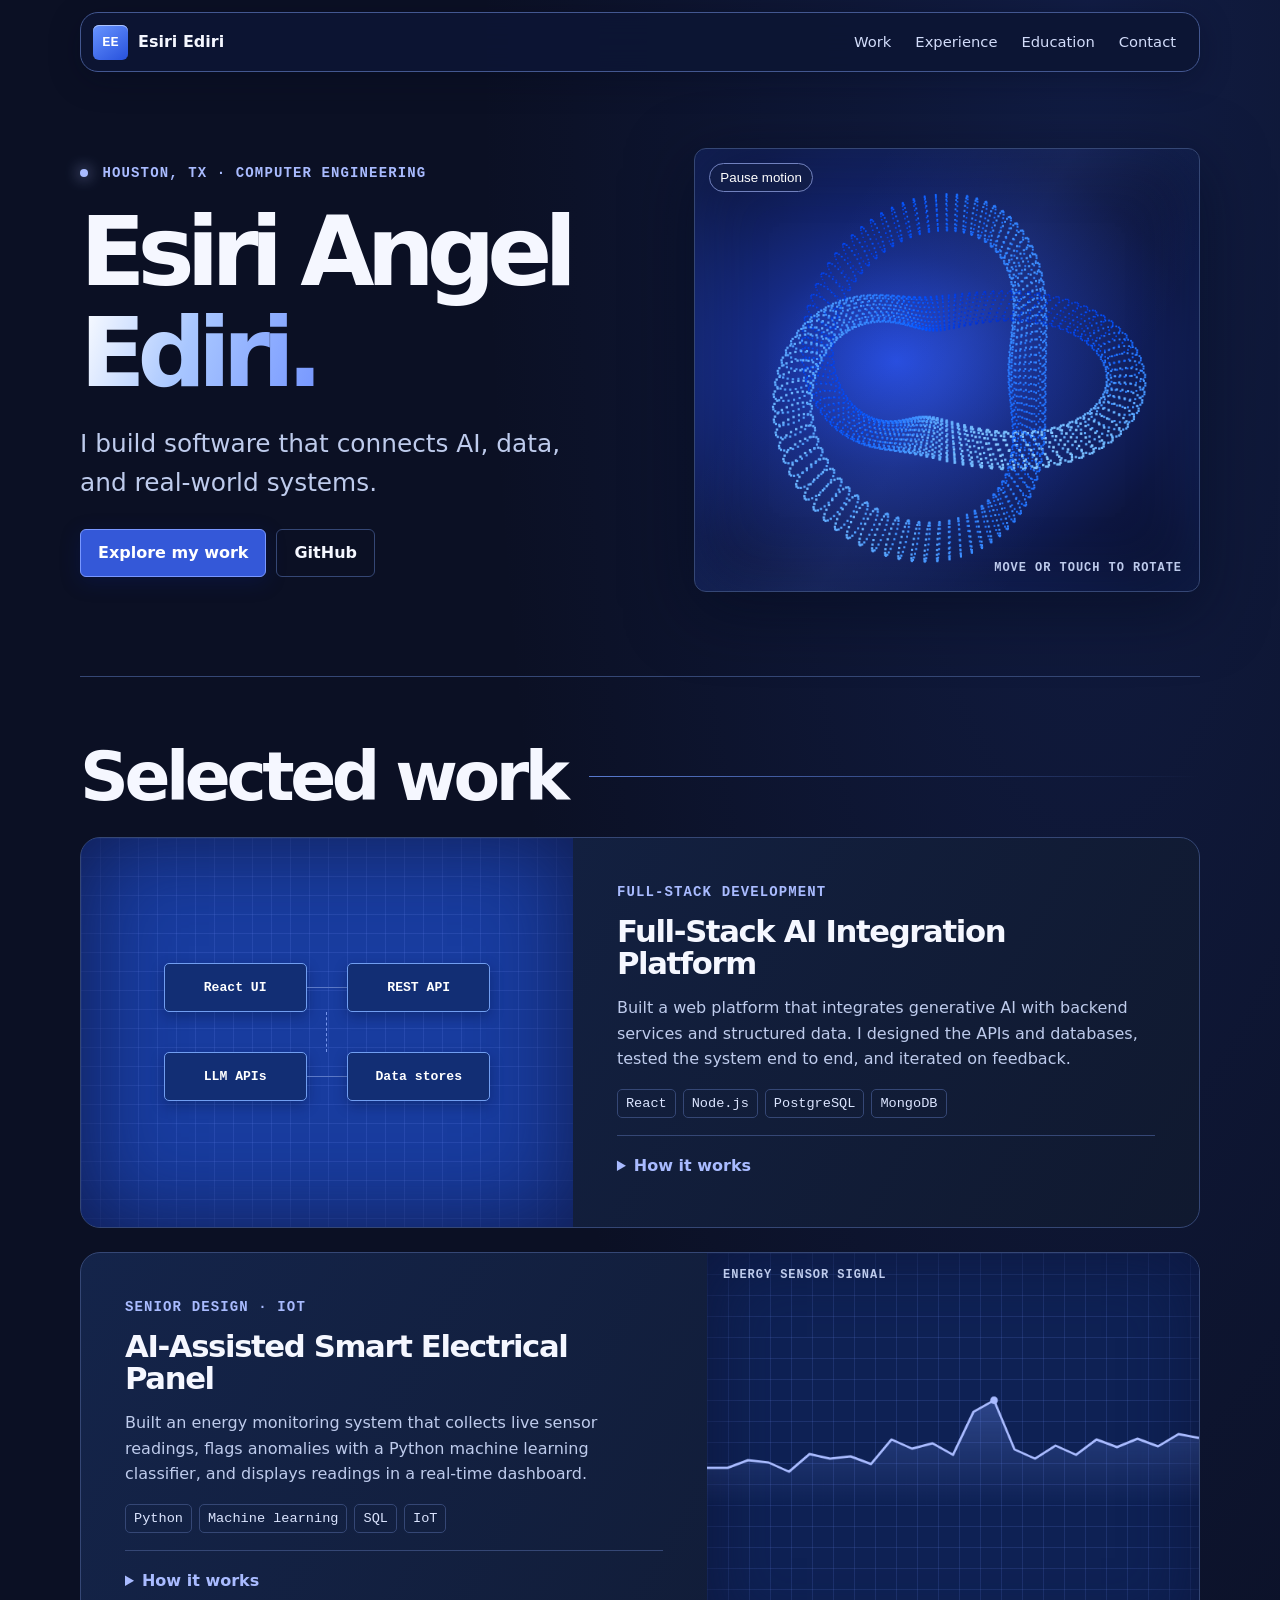
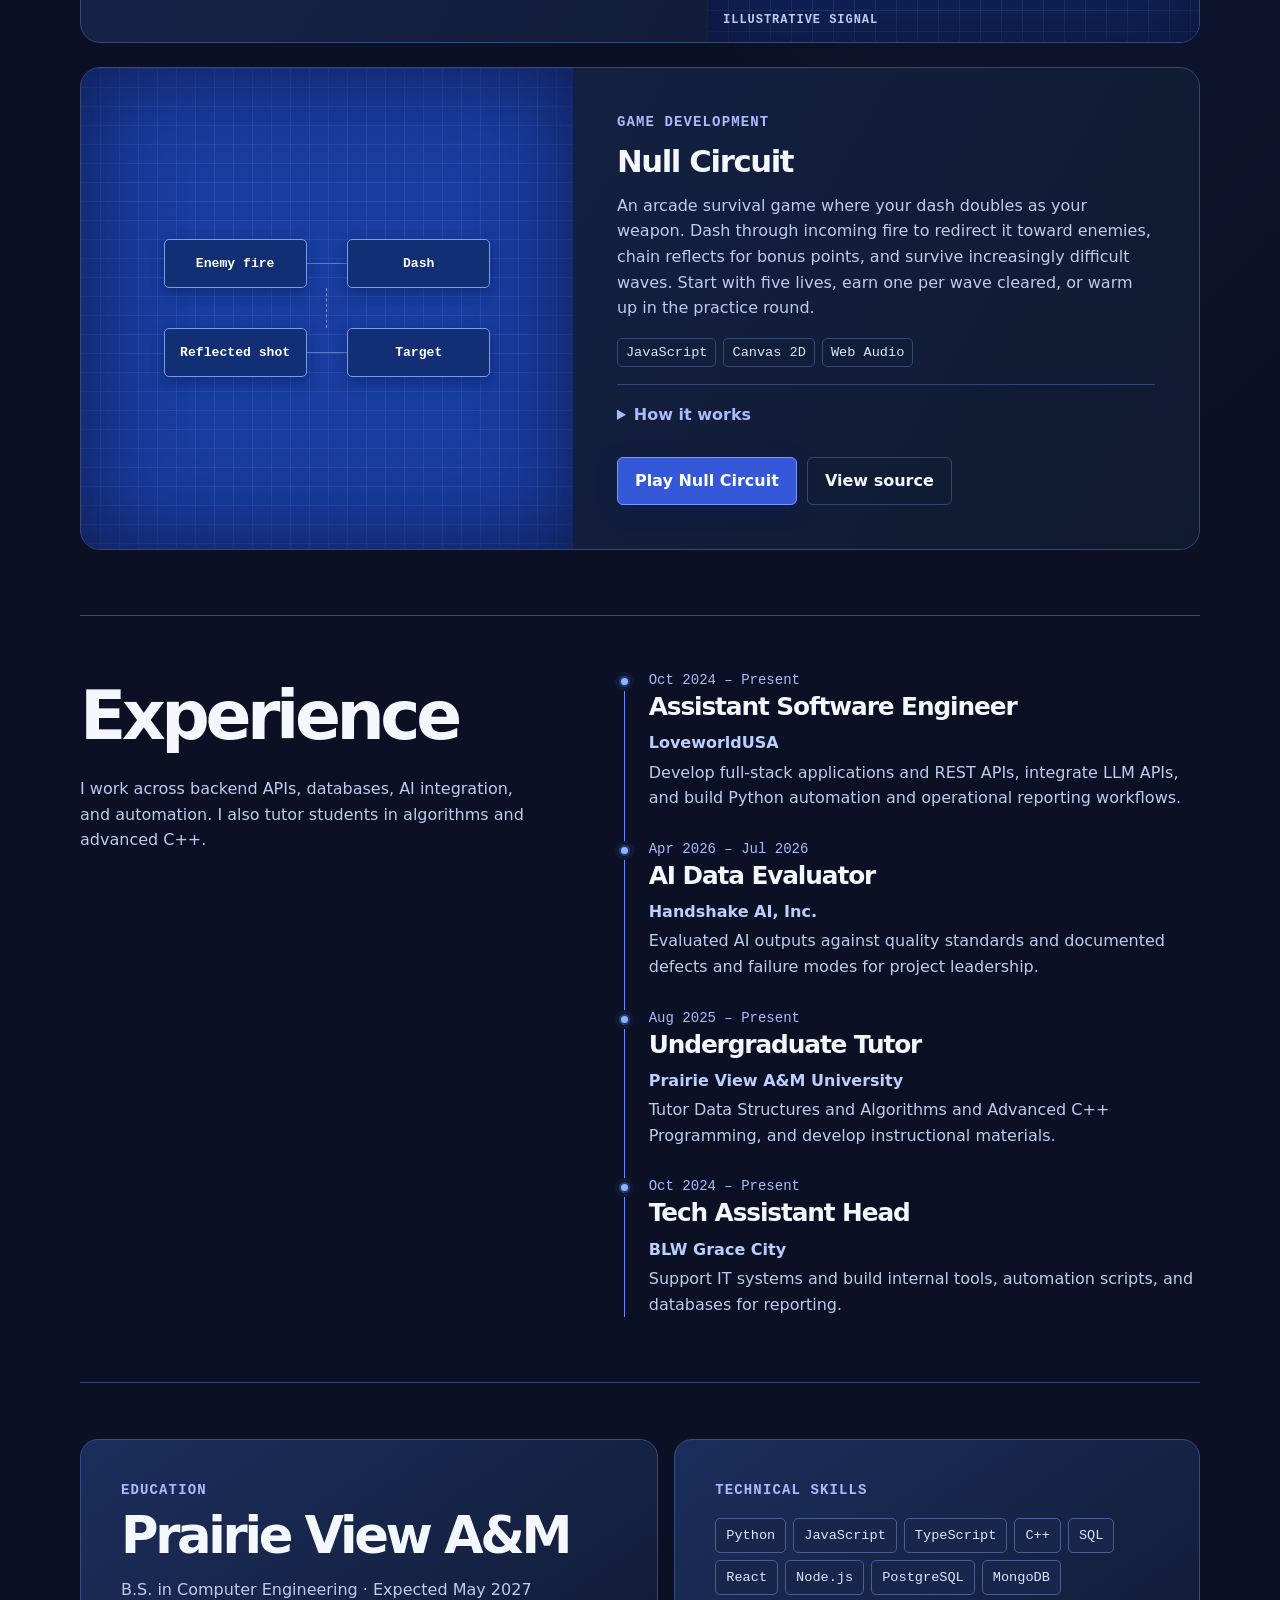
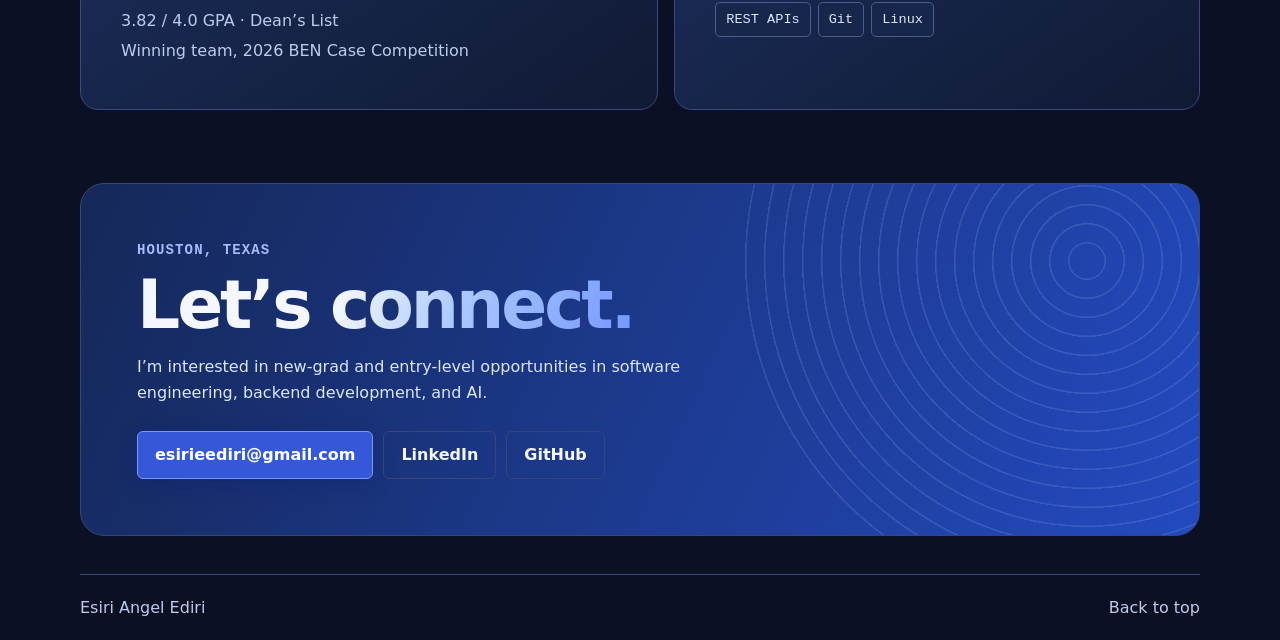
<file: index.html>
<!doctype html>
<html lang="en">
<head>
<meta charset="utf-8">
<meta name="viewport" content="width=device-width,initial-scale=1">
<meta name="description" content="Esiri Angel Ediri, Houston-based computer engineering student and assistant software engineer. Explore projects in full-stack AI and energy monitoring.">
<title>Esiri Angel Ediri | Software Engineering Portfolio</title>
<link rel="stylesheet" href="style.css">
</head>
<body>
<a class="skip" href="#main">Skip to content</a>
<header class="header shell">
<a class="brand" href="#main"><span>EE</span> Esiri Ediri</a>
<nav aria-label="Main navigation"><a href="#work">Work</a><a href="#experience">Experience</a><a href="#education">Education</a><a href="#contact">Contact</a></nav>
</header>
<main id="main">
<section class="hero shell" aria-labelledby="intro">
<div class="hero-copy">
<p class="eyebrow"><i></i> Houston, TX · Computer Engineering</p>
<h1 id="intro">Esiri Angel<br><em>Ediri.</em></h1>
<p class="lead">I build software that connects AI, data, and real-world systems.</p>
<div class="actions"><a class="primary" href="#work">Explore my work</a><a class="secondary" href="https://github.com/Esiri-Angel">GitHub</a></div>
</div>
<div class="hero-art sculpture"><canvas id="knot" width="700" height="620" aria-hidden="true"></canvas><button id="motion" hidden>Pause motion</button><span class="coord bottom">MOVE OR TOUCH TO ROTATE</span></div>
</section>
<section id="work" class="section shell" aria-labelledby="work-title">
<h2 id="work-title">Selected work</h2>
<div class="projects">
<article class="project">
<div class="visual architecture" aria-hidden="true"><div class="system"><span>React UI</span><b></b><span>REST API</span></div><div class="wire"></div><div class="system"><span>LLM APIs</span><b></b><span>Data stores</span></div></div>
<div class="project-content"><p class="eyebrow">Full-stack development</p><h3>Full-Stack AI Integration Platform</h3><p>Built a web platform that integrates generative AI with backend services and structured data. I designed the APIs and databases, tested the system end to end, and iterated on feedback.</p><ul class="tags"><li>React</li><li>Node.js</li><li>PostgreSQL</li><li>MongoDB</li></ul>
<details><summary>How it works</summary><p>The React interface communicates with REST endpoints. The backend connects to LLM APIs and uses SQL and MongoDB databases. I gathered requirements and documented the architecture as the platform evolved.</p></details></div>
</article>
<article class="project">
<div class="visual energy" aria-hidden="true"><div class="meter-label">ENERGY SENSOR SIGNAL</div><canvas id="signal" width="640" height="155"></canvas><div class="meter-label meter-bottom">ILLUSTRATIVE SIGNAL</div></div>
<div class="project-content"><p class="eyebrow">Senior design · IoT</p><h3>AI-Assisted Smart Electrical Panel</h3><p>Built an energy monitoring system that collects live sensor readings, flags anomalies with a Python machine learning classifier, and displays readings in a real-time dashboard.</p><ul class="tags"><li>Python</li><li>Machine learning</li><li>SQL</li><li>IoT</li></ul>
<details><summary>How it works</summary><p>IoT sensors supply energy readings. A SQL database logs the data, a Python classifier detects anomalies, and REST APIs provide data to the JavaScript dashboard.</p></details></div>
</article>
<article class="project">
<div class="visual architecture" aria-hidden="true"><div class="system"><span>Enemy fire</span><b></b><span>Dash</span></div><div class="wire"></div><div class="system"><span>Reflected shot</span><b></b><span>Target</span></div></div>
<div class="project-content"><p class="eyebrow">Game development</p><h3>Null Circuit</h3><p>An arcade survival game where your dash doubles as your weapon. Dash through incoming fire to redirect it toward enemies, chain reflects for bonus points, and survive increasingly difficult waves. Start with five lives, earn one per wave cleared, or warm up in the practice round.</p><ul class="tags"><li>JavaScript</li><li>Canvas 2D</li><li>Web Audio</li></ul>
<details><summary>How it works</summary><p>A real-time game loop handles enemy waves, movement, and projectile collisions. During a dash, nearby enemy shots switch sides and are redirected toward the closest active enemy. The game supports keyboard and touch controls and runs in a single HTML file.</p></details>
<div class="actions"><a class="primary" href="null-circuit.html?v=78c7639">Play Null Circuit</a><a class="secondary" href="https://github.com/Esiri-Angel/Null-pointer">View source</a></div></div>
</article>
</div>
</section>
<section id="experience" class="section shell experience" aria-labelledby="experience-title">
<div><h2 id="experience-title">Experience</h2><p class="intro">I work across backend APIs, databases, AI integration, and automation. I also tutor students in algorithms and advanced C++.</p></div>
<div class="timeline">
<article><p class="date">Oct 2024 – Present</p><h3>Assistant Software Engineer</h3><p class="org">LoveworldUSA</p><p>Develop full-stack applications and REST APIs, integrate LLM APIs, and build Python automation and operational reporting workflows.</p></article>
<article><p class="date">Apr 2026 – Jul 2026</p><h3>AI Data Evaluator</h3><p class="org">Handshake AI, Inc.</p><p>Evaluated AI outputs against quality standards and documented defects and failure modes for project leadership.</p></article>
<article><p class="date">Aug 2025 – Present</p><h3>Undergraduate Tutor</h3><p class="org">Prairie View A&amp;M University</p><p>Tutor Data Structures and Algorithms and Advanced C++ Programming, and develop instructional materials.</p></article>
<article><p class="date">Oct 2024 – Present</p><h3>Tech Assistant Head</h3><p class="org">BLW Grace City</p><p>Support IT systems and build internal tools, automation scripts, and databases for reporting.</p></article>
</div>
</section>
<section id="education" class="section shell credentials" aria-labelledby="education-title">
<div><p class="eyebrow">Education</p><h2 id="education-title">Prairie View A&amp;M</h2><p>B.S. in Computer Engineering · Expected May 2027</p><p>3.82 / 4.0 GPA · Dean’s List</p><p>Winning team, 2026 BEN Case Competition</p></div>
<div><p class="eyebrow">Technical skills</p><ul class="tags stack"><li>Python</li><li>JavaScript</li><li>TypeScript</li><li>C++</li><li>SQL</li><li>React</li><li>Node.js</li><li>PostgreSQL</li><li>MongoDB</li><li>REST APIs</li><li>Git</li><li>Linux</li></ul></div>
</section>
<section id="contact" class="contact shell" aria-labelledby="contact-title"><p class="eyebrow">Houston, Texas</p><h2 id="contact-title">Let’s <em>connect.</em></h2><p>I’m interested in new-grad and entry-level opportunities in software engineering, backend development, and AI.</p><div class="actions"><a class="primary" href="mailto:esirieediri@gmail.com">esirieediri@gmail.com</a><a class="secondary" href="https://www.linkedin.com/in/esiri-angel">LinkedIn</a><a class="secondary" href="https://github.com/Esiri-Angel">GitHub</a></div></section>
</main>
<footer class="shell"><span>Esiri Angel Ediri</span><a href="#main">Back to top</a></footer>
<script src="main.js" defer></script>
</body>
</html>
</file>
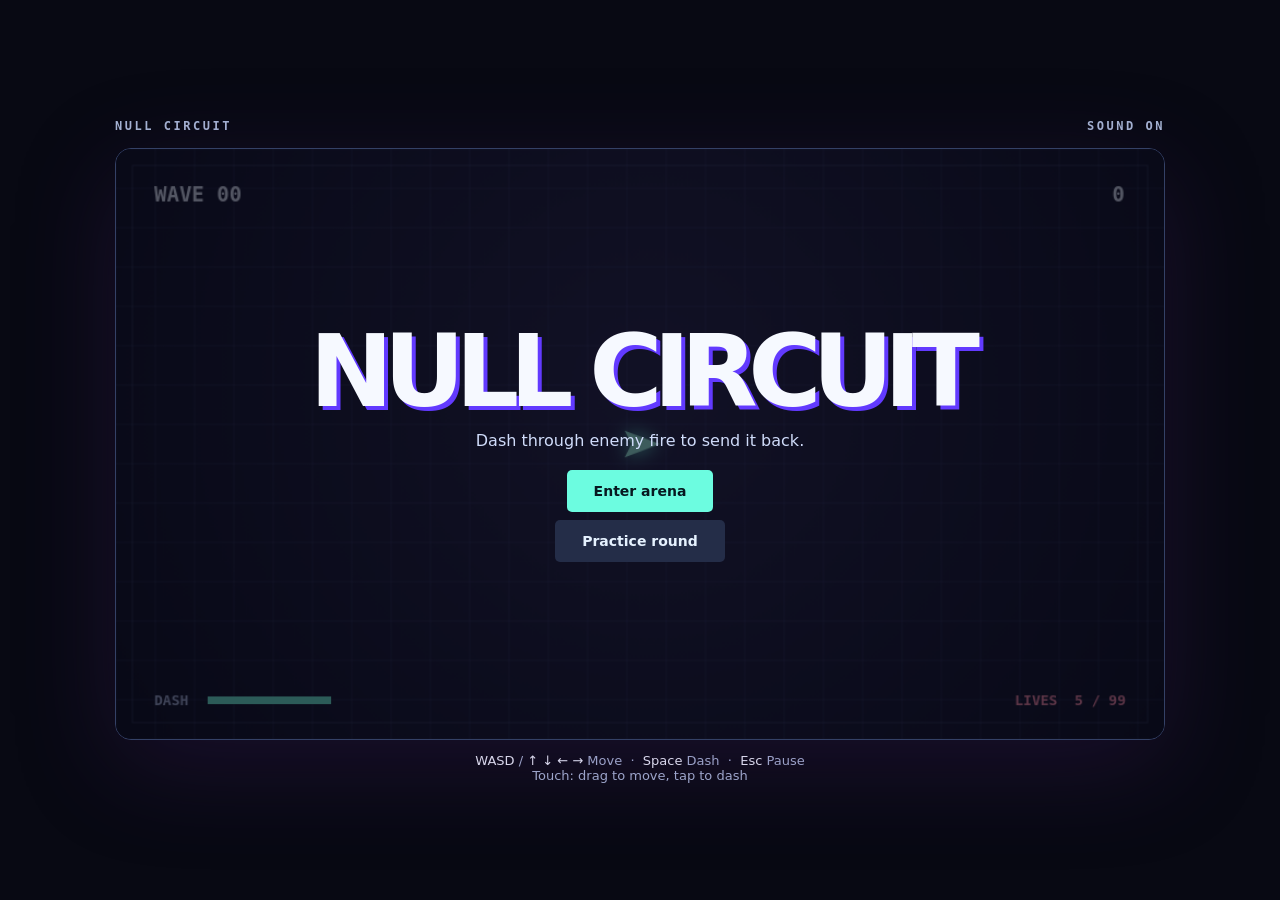
<file: null-circuit.html>
<!doctype html>
<html lang="en">
<meta charset="utf-8">
<meta name="viewport" content="width=device-width, initial-scale=1">
<title>Null Circuit</title>
<style>
*{box-sizing:border-box} body{margin:0;background:#080913;color:#ecfbff;font:16px system-ui;display:grid;place-items:center;min-height:100dvh}
main{width:min(96vw,1050px)} header{display:flex;align-items:center;justify-content:space-between;padding:12px 0;font:700 12px ui-monospace,monospace;letter-spacing:.21em;color:#a7b5d5}
.stage{position:relative;border:1px solid #344166;border-radius:16px;overflow:hidden;background:#101327;box-shadow:0 25px 100px #4c247342;outline:none}
canvas{display:block;width:100%;aspect-ratio:16/9;touch-action:none} .menu{position:absolute;inset:0;display:grid;place-content:center;text-align:center;background:#080913a8;padding:18px}
.menu[hidden]{display:none} h1{font-size:clamp(32px,8vw,100px);line-height:.9;margin:0;letter-spacing:-.095em;text-transform:uppercase;text-shadow:4px 4px #623aff;color:#f6f9ff}
p{margin:14px 0 20px;color:#d0dcfa} button{justify-self:center;background:#6cfce0;color:#071820;border:0;padding:13px 27px;border-radius:5px;font:800 14px system-ui;cursor:pointer} button:focus-visible{outline:3px solid white;outline-offset:4px}
footer{padding:13px 0;color:#a7b5d5;text-align:center;font-size:13px} kbd{font:inherit;color:#eff4ff} #practice{margin-top:8px;background:#242d48;color:#e6f2ff} #sound{background:none;color:#a7b5d5;padding:3px 0;letter-spacing:inherit;font:inherit}
</style>
<main>
<header><span>NULL CIRCUIT</span><button id="sound" type="button" aria-pressed="true">SOUND ON</button></header>
<div class="stage" tabindex="0" aria-label="Null Circuit game arena">
<canvas width="960" height="540"></canvas>
<div class="menu"><h1>Null Circuit</h1><p>Dash through enemy fire to send it back.</p><button id="start" type="button">Enter arena</button><button id="practice" type="button">Practice round</button></div>
</div>
<footer><kbd>WASD</kbd> / <kbd>↑ ↓ ← →</kbd> Move &nbsp;·&nbsp; <kbd>Space</kbd> Dash &nbsp;·&nbsp; <kbd>Esc</kbd> Pause<br>Touch: drag to move, tap to dash</footer>
</main>
<script>
const canvas=document.querySelector('canvas'), g=canvas.getContext('2d'), stage=document.querySelector('.stage');
const menu=document.querySelector('.menu'), start=document.querySelector('#start'), title=menu.querySelector('h1'), desc=menu.querySelector('p'), sound=document.querySelector('#sound');
const practiceButton=document.querySelector('#practice');
const W=960,H=540, START_LIVES=5, MAX_LIVES=99, keys=new Set();
const clamp=(n,min,max)=>Math.max(min,Math.min(max,n));
const near=(a,b,r)=>(a.x-b.x)**2+(a.y-b.y)**2<r*r;
const aim=(a,b)=>Math.atan2(b.y-a.y,b.x-a.x);
let paletteIndex=0, practicing=false;
let state='intro', player={x:480,y:270}, shots=[], enemies=[], dust=[], wave=0, score=0, clock=0, nextWave=0, combo=0, shake=0, flash=0, muted=false, audio, pointer=null, touchOrigin=null, last=0;
function beep(hz,type='sine',len=.13,volume=.09,end=hz/2){
 if(muted||!audio)return;
 const now=audio.currentTime, osc=audio.createOscillator(), gain=audio.createGain();
 osc.type=type; osc.frequency.setValueAtTime(hz,now); osc.frequency.exponentialRampToValueAtTime(end,now+len);
 gain.gain.setValueAtTime(volume,now); gain.gain.exponentialRampToValueAtTime(.001,now+len);
 osc.connect(gain).connect(audio.destination); osc.start();osc.stop(now+len);
}
function burst(x,y,color,n=12){
 for(let i=0;i<n;i++){const a=Math.random()*Math.PI*2,s=60+Math.random()*240;dust.push({x,y,vx:Math.cos(a)*s,vy:Math.sin(a)*s,color,life:.25+Math.random()*.4});}
}
function begin(practice=false){
 audio ||= new AudioContext(); audio.resume();
 if(state!=='paused'){
  practicing=practice;
  player={x:480,y:270,hp:START_LIVES,dx:1,dy:0,dash:0,cool:0,inv:0};
  shots=[];enemies=[];dust=[];wave=0;score=0;combo=0;clock=0;nextWave=.65;shake=0;flash=0;paletteIndex=0;
 }
 state='playing';menu.hidden=true;stage.focus();
}
function show(mode){
 state=mode;keys.clear();pointer=null;touchOrigin=null;menu.hidden=false;
 practiceButton.hidden=mode==='paused';
 title.textContent=mode==='paused'?'Paused':mode==='practice-complete'?'Practice cleared':'Circuit Broken';
 desc.textContent=mode==='paused'?'Ready when you are.':mode==='practice-complete'?'Ready for a scored run?':`Score ${score.toLocaleString()} · Wave ${wave}`;
 start.textContent=mode==='paused'?'Resume':mode==='practice-complete'?'Start run':'One more run';
 practiceButton.textContent='Practice again';start.focus();
}
function dash(){
 if(state!=='playing'||player.cool>0)return;
 player.dash=.19;player.cool=.87;shake=4;burst(player.x,player.y,'#68fce2',14);beep(190,'sawtooth',.23,.055,65);
}
function spawn(){
 wave++; nextWave=0; flash=.27;beep(196,'triangle',.32,.09,392);
 const count=practicing?2:Math.min(3+wave,12);
 for(let i=0;i<count;i++){
  const a=i/count*Math.PI*2+wave*.64;
  const elite=wave%4===0&&i===0;
  enemies.push({x:480+Math.cos(a)*375,y:270+Math.sin(a)*190,wake:.65+i*.06,fire:.95+i*.22,hp:elite?4:1,elite,angle:a});
 }
}
function hurt(){
 if(player.inv>0||player.dash>0)return;
 if(!practicing)player.hp--;
 player.inv=1.05;combo=0;shake=13;flash=.3;burst(player.x,player.y,'#ff557f',26);beep(95,'square',.3,.085,46);
 if(player.hp<=0)show('lost');
}
function reflect(b){
 const target=enemies.filter(e=>e.wake<=0).reduce((best,e)=>!best||near(b,e,Math.hypot(best.x-b.x,best.y-b.y))?e:best,null);
 const a=target?aim(b,target):Math.atan2(-b.vy,-b.vx);
 b.vx=Math.cos(a)*720;b.vy=Math.sin(a)*720;b.friendly=true;
 score+=25;combo++;shake=7;burst(b.x,b.y,'#7bffe7',15);beep(350+Math.min(combo,12)*36,'triangle',.18,.13,170);
}
function update(dt){
 clock+=dt;
 if(!enemies.length){
  if(nextWave===0)nextWave=clock+1.1;
  if(clock>=nextWave)spawn();
 }
 let x=+(keys.has('d')||keys.has('ArrowRight'))-+(keys.has('a')||keys.has('ArrowLeft'));
 let y=+(keys.has('s')||keys.has('ArrowDown'))-+(keys.has('w')||keys.has('ArrowUp'));
 if(pointer){x=(pointer.x-player.x)/22;y=(pointer.y-player.y)/22;}
 const n=Math.hypot(x,y);
 if(n>.15&&player.dash<=0){player.dx=x/n;player.dy=y/n;}
 const speed=player.dash>0?1050:n>.15?250:0;
 player.x=clamp(player.x+player.dx*speed*dt,26,W-26);player.y=clamp(player.y+player.dy*speed*dt,38,H-26);
 if(player.dash>0)burst(player.x,player.y,'#43d8ca',2);
 for(const timer of ['dash','cool','inv'])player[timer]=Math.max(0,player[timer]-dt);
 for(const e of enemies){
  e.wake-=dt;if(e.wake>0)continue;
  const a=aim(e,player),dist=Math.hypot(e.x-player.x,e.y-player.y);
  e.angle=a;
  if(dist>125){const v=e.elite?37:47+Math.min(36,wave*3);e.x+=Math.cos(a)*v*dt;e.y+=Math.sin(a)*v*dt;}
  e.fire-=dt;
  if(e.fire<=0){
   e.fire=Math.max(.65,1.6-wave*.066);
   for(const offset of e.elite?[-.29,0,.29]:[0]){
    const v=practicing?130:177+Math.min(135,wave*12);
    shots.push({x:e.x,y:e.y,vx:Math.cos(a+offset)*v,vy:Math.sin(a+offset)*v,friendly:false});
   }
  }
  if(near(e,player,25)){
   if(player.dash>0){e.hp=0;score+=90;shake=7;burst(e.x,e.y,'#f994ff',18);beep(120,'triangle',.15);}
   else hurt();
  }
 }
 for(const b of shots){
  b.x+=b.vx*dt;b.y+=b.vy*dt;
  if(!b.friendly&&near(b,player,player.dash>0?39:15)){
   if(player.dash>0)reflect(b);else{hurt();b.dead=true;}
  }
  if(b.friendly){
   const e=enemies.find(e=>e.hp>0&&e.wake<=0&&near(e,b,e.elite?24:17));
   if(e){e.hp--;b.dead=true;score+=e.hp?40:100+Math.min(combo,15)*15;burst(e.x,e.y,'#ff87e5',e.hp?8:22);shake=7;beep(105,'triangle',.16,.12,48);}
  }
 }
 shots=shots.filter(b=>!b.dead&&b.x>-20&&b.x<W+20&&b.y>-20&&b.y<H+20);
 if(enemies.some(e=>e.elite&&e.hp<=0)){
  paletteIndex=(paletteIndex+1)%backdrops.length;flash=.5;
 }
 const hadEnemies=enemies.length>0;
 enemies=enemies.filter(e=>e.hp>0);
 if(state==='playing'&&hadEnemies&&!enemies.length){
  if(practicing)show('practice-complete');
  else player.hp=Math.min(MAX_LIVES,player.hp+1);
 }
 for(const p of dust){p.x+=p.vx*dt;p.y+=p.vy*dt;p.life-=dt;}
 dust=dust.filter(p=>p.life>0).slice(-600);shake*=Math.pow(.016,dt);flash=Math.max(0,flash-dt);
}
const backdrops=[['#24234a','#0a0d20'],['#145052','#061b28'],['#583242','#220e20'],['#4b431a','#161507']].map(([center,edge])=>{
const backdrop=document.createElement('canvas');backdrop.width=W;backdrop.height=H;
const bg=backdrop.getContext('2d'), grad=bg.createRadialGradient(490,220,20,490,220,560);
grad.addColorStop(0,center);grad.addColorStop(1,edge);bg.fillStyle=grad;bg.fillRect(0,0,W,H);
bg.strokeStyle='#95a4ff1a';bg.lineWidth=1;bg.beginPath();
for(let i=0;i<=W;i+=36){bg.moveTo(i,0);bg.lineTo(i,H);}
for(let i=0;i<=H;i+=36){bg.moveTo(0,i);bg.lineTo(W,i);}bg.stroke();
bg.strokeStyle='#7181be40';bg.strokeRect(15,15,W-30,H-30);
return backdrop;
});
function circle(x,y,r,color){g.beginPath();g.arc(x,y,r,0,Math.PI*2);g.fillStyle=color;g.fill();}
function ship(x,y,a,r,color){
 g.save();g.translate(x,y);g.rotate(a);g.beginPath();g.moveTo(r,0);g.lineTo(-r*.78,r*.68);g.lineTo(-r*.43,0);g.lineTo(-r*.78,-r*.68);g.closePath();g.fillStyle=color;g.fill();g.restore();
}
function draw(t){
 g.drawImage(backdrops[paletteIndex],0,0);g.save();g.translate(Math.sin(t*104)*shake,Math.cos(t*94)*shake);
 for(const p of dust){g.globalAlpha=clamp(p.life*2.5,0,1);circle(p.x,p.y,2.1,p.color);}g.globalAlpha=1;
 for(const e of enemies){
  if(e.wake>0){g.strokeStyle='#ff65a5';g.beginPath();g.arc(e.x,e.y,9+e.wake*23,0,Math.PI*2);g.stroke();continue;}
  const r=e.elite?28:17;
  g.shadowBlur=17;g.shadowColor='#fa477e';ship(e.x,e.y,e.angle,r,e.elite?'#ffcf6c':'#ff628e');g.shadowBlur=0;
 }
 for(const b of shots){const c=b.friendly?'#66ffe4':'#ff6f98';g.strokeStyle=c;g.lineWidth=b.friendly?4:2;g.beginPath();g.moveTo(b.x-b.vx*.025,b.y-b.vy*.025);g.lineTo(b.x,b.y);g.stroke();circle(b.x,b.y,b.friendly?5:4,c);}
 if(player.inv===undefined||player.inv===0||Math.floor(t*19)%2===0){
  if(player.dash>0){g.strokeStyle='#7dffdc';g.lineWidth=2;g.beginPath();g.arc(player.x,player.y,29+Math.sin(t*45)*5,0,Math.PI*2);g.stroke();}
  g.shadowColor='#76ffea';g.shadowBlur=17;ship(player.x,player.y,Math.atan2(player.dy||0,player.dx||1),18,'#a6ffeb');g.shadowBlur=0;
 }
 g.restore();
 if(flash){g.fillStyle=`rgba(201,143,255,${flash*.19})`;g.fillRect(0,0,W,H);}
 g.font='700 19px monospace';g.fillStyle='#e6eeff';g.fillText(practicing?'PRACTICE':`WAVE ${String(wave).padStart(2,'0')}`,35,48);
 g.textAlign='right';g.fillText(practicing?'UNSCORED':score.toLocaleString(),924,48);g.textAlign='left';
 g.font='700 13px monospace';g.fillStyle='#aab8de';g.fillText('DASH',35,H-31);
 g.fillStyle='#303853';g.fillRect(84,H-39,113,7);g.fillStyle='#73fce1';g.fillRect(84,H-39,113*(1-(player.cool||0)/.87),7);
 g.textAlign='right';g.fillStyle='#ff8dac';g.fillText(practicing?'NO LIFE LOSS':`LIVES  ${player.hp??START_LIVES} / ${MAX_LIVES}`,925,H-31);g.textAlign='left';
 if(combo>1){g.textAlign='center';g.font='700 17px monospace';g.fillStyle='#8cffdf';g.fillText(`REFLECT ×${combo}`,W/2,49);g.textAlign='left';}
}
function frame(ms){const t=ms/1000,dt=last?Math.min(.034,t-last):0;last=t;if(state==='playing')update(dt);draw(t);requestAnimationFrame(frame);}
function keyName(e){return e.key.length===1?e.key.toLowerCase():e.key;}
window.addEventListener('keydown',e=>{const key=keyName(e);
 if(state==='playing'&&[' ','ArrowUp','ArrowDown','ArrowLeft','ArrowRight'].includes(key))e.preventDefault();
 if(key==='Escape'&&!e.repeat){if(state==='playing')show('paused');else if(state==='paused')begin();}
 if(state==='playing'){keys.add(key);if(key===' '&&!e.repeat)dash();}
});
window.addEventListener('keyup',e=>keys.delete(keyName(e)));
window.addEventListener('blur',()=>{if(state==='playing')show('paused');});
function locationOnCanvas(e){const rect=canvas.getBoundingClientRect();return{x:(e.clientX-rect.left)*W/rect.width,y:(e.clientY-rect.top)*H/rect.height};}
canvas.addEventListener('pointerdown',e=>{if(state!=='playing')return;canvas.setPointerCapture(e.pointerId);touchOrigin={x:e.clientX,y:e.clientY};});
canvas.addEventListener('pointermove',e=>{if(touchOrigin&&(pointer||Math.hypot(e.clientX-touchOrigin.x,e.clientY-touchOrigin.y)>8))pointer=locationOnCanvas(e);});
canvas.addEventListener('pointerup',()=>{if(touchOrigin&&!pointer)dash();pointer=null;touchOrigin=null;});
canvas.addEventListener('pointercancel',()=>{pointer=null;touchOrigin=null;});
sound.addEventListener('click',()=>{muted=!muted;sound.textContent=muted?'SOUND OFF':'SOUND ON';sound.setAttribute('aria-pressed',String(!muted));if(state==='playing')stage.focus();});
start.addEventListener('click',()=>begin());practiceButton.addEventListener('click',()=>begin(true));requestAnimationFrame(frame);
</script>
</html>
</file>
<file: style.css>
:root{color-scheme:dark;--bg:#0b1024;--surface:#131d3c;--line:#354775;--ink:#f5f7ff;--muted:#becbec;--accent:#a9bbff;--mono:ui-monospace,SFMono-Regular,Consolas,monospace}
*,*::before,*::after{box-sizing:border-box}
html{scroll-behavior:smooth}
body{margin:0;background:var(--bg);color:var(--ink);font:1rem/1.6 system-ui,sans-serif}
a{color:inherit;text-decoration:none}
a:hover,summary:hover{color:var(--accent)}
:focus-visible{outline:2px solid var(--accent);outline-offset:5px}
h1,h2,h3,p{margin:0}
h1,h2,h3{line-height:1.05;letter-spacing:-.045em}
.shell{width:min(1120px,calc(100% - 64px));margin:auto}
.skip{position:fixed;top:8px;left:8px;transform:translateY(-150%);background:var(--bg);padding:10px;z-index:5}
.skip:focus{transform:none}
.header{min-height:76px;display:flex;align-items:center;justify-content:space-between;gap:16px;border-bottom:1px solid var(--line)}
.brand{font-weight:750;display:flex;align-items:center;gap:10px}
.brand span{display:grid;place-items:center;width:35px;height:35px;background:var(--accent);color:var(--bg);font:700 .85rem var(--mono);border-radius:6px}
nav{display:flex;flex-wrap:wrap;gap:clamp(10px,3vw,32px);font-size:.92rem;color:var(--muted)}
.hero{display:grid;grid-template-columns:1.12fr 1fr;gap:48px;align-items:center;padding-block:76px 84px}
.eyebrow{color:var(--accent);font:600 .875rem/1.5 var(--mono);text-transform:uppercase;letter-spacing:.08em}
.eyebrow i{display:inline-block;width:8px;height:8px;margin-right:5px;background:var(--accent);border-radius:50%;box-shadow:0 0 15px var(--accent)}
h1{font-size:clamp(3rem,7.5vw,7rem);margin-block:18px 20px;letter-spacing:-.085em}
h1 em{font-style:normal;color:var(--accent)}
.lead{font-size:clamp(1.15rem,2vw,1.55rem);max-width:31ch;color:var(--muted)}
.actions{display:flex;flex-wrap:wrap;gap:10px;margin-top:26px}
.actions a{display:inline-flex;align-items:center;padding:10px 17px;border-radius:6px;font-weight:700}
.primary{background:var(--accent);color:var(--bg);border:1px solid var(--accent)}
.primary:hover{background:#d2dcff;color:var(--bg)}
.secondary{border:1px solid var(--line)}
.secondary:hover{border-color:var(--accent)}
.hero-art,.visual{position:relative;overflow:hidden;border:1px solid var(--line);background-color:#111d49;background-image:linear-gradient(#7495ff25 1px,transparent 1px),linear-gradient(90deg,#7495ff25 1px,transparent 1px);background-size:24px 24px}
.hero-art{aspect-ratio:1.14;border-radius:12px;display:grid;place-items:center;background-image:radial-gradient(ellipse at center,#4169e155,transparent 70%),linear-gradient(#7495ff25 1px,transparent 1px),linear-gradient(90deg,#7495ff25 1px,transparent 1px);background-size:auto,24px 24px,24px 24px}
.board{position:relative;width:71%;aspect-ratio:1;display:grid;place-items:center}
.orbit,.chip{grid-area:1/1}
.orbit{width:75%;aspect-ratio:1;border:1px solid #86a3ff9c;border-radius:12%;transform:rotate(45deg)}
.orbit-two{width:92%;border-style:dashed;transform:rotate(45deg)}
.chip{display:grid;place-items:center;width:45%;aspect-ratio:1;transform:rotate(-9deg);border:1px solid var(--accent);border-radius:12px;background:linear-gradient(145deg,#4268e1,#152752);box-shadow:0 0 55px #4c73ff77,inset 0 0 0 7px #111d49;color:var(--accent);font:750 clamp(1.8rem,5vw,4.3rem) var(--mono)}
.pin{position:absolute;width:7px;height:7px;background:var(--accent);border-radius:50%;box-shadow:0 0 14px var(--accent)}
.p1{top:12%;left:50%}.p2{bottom:12%;left:50%}.p3{left:12%;top:50%}.p4{right:12%;top:50%}
.coord,.meter-label{position:absolute;color:var(--muted);font:600 .75rem var(--mono);letter-spacing:.08em}
.top{top:16px;left:17px}.bottom{bottom:16px;right:17px}
.section{padding-block:56px 65px;border-top:1px solid var(--line);scroll-margin-top:16px}
h2{font-size:clamp(2.3rem,5.3vw,4.25rem);margin:8px 0 25px}
.projects{display:grid;grid-template-columns:repeat(2,minmax(0,1fr));gap:20px}
.project{border:1px solid var(--line);background:var(--surface);border-radius:12px;overflow:hidden}
.visual{height:205px;border:0;border-bottom:1px solid var(--line)}
.architecture{display:flex;flex-direction:column;justify-content:center;align-items:center}
.system{display:flex;align-items:center;justify-content:center;width:min(85%,340px)}
.system span{width:42%;padding:10px 4px;text-align:center;border:1px solid #5c79c7;border-radius:5px;background:#172952;color:var(--accent);font:650 .82rem var(--mono)}
.system b{width:12%;height:1px;background:#5c79c7}
.wire{height:21px;border-left:1px dashed #7795eb}
.energy{display:grid;align-items:center}
canvas{width:100%;height:auto;max-height:144px}
.meter-label{top:15px;left:16px}.meter-bottom{top:auto;bottom:15px}
.project-content{padding:24px}
h3{font-size:clamp(1.4rem,2.4vw,2rem);margin:6px 0 10px}
.project-content>p:not(.eyebrow),details p,.intro,.timeline article>p:last-child,.credentials p:not(.eyebrow),.contact>p:not(.eyebrow){color:var(--muted)}
.tags{display:flex;gap:7px;flex-wrap:wrap;margin:17px 0;padding:0;list-style:none}
.tags li{border:1px solid var(--line);border-radius:5px;padding:4px 8px;color:#dce5ff;font:.85rem/1.4 var(--mono)}
details{border-top:1px solid var(--line);padding-top:13px}
summary{cursor:pointer;font-weight:700;color:var(--accent)}
details p{margin-top:10px}
.experience,.credentials{display:grid;grid-template-columns:1fr 1.32fr;gap:clamp(22px,7vw,95px)}
.timeline article{border-left:1px solid #698aff;padding:0 0 24px 22px}
.timeline article:last-child{padding-bottom:0}
.timeline h3{font-size:1.55rem}
.date{font:.875rem var(--mono);color:var(--accent)}
.org{font-weight:700;margin-bottom:4px}
.credentials h2{font-size:clamp(2rem,4vw,3.4rem);margin-bottom:14px}
.credentials p{margin-bottom:5px}
.stack li{padding:7px 10px}
.contact{background:var(--surface);border:1px solid var(--line);border-radius:12px;padding:clamp(22px,5vw,56px);margin-block:8px 38px}
.contact h2{margin-bottom:14px}
footer{display:flex;justify-content:space-between;border-top:1px solid var(--line);padding-block:20px;color:var(--muted);gap:12px}
@media(max-width:720px){.shell{width:calc(100% - 32px)}.hero,.projects,.experience,.credentials{grid-template-columns:1fr}.hero{gap:30px;padding-block:44px}.hero-art{aspect-ratio:1.6}.board{width:min(52%,240px)}.section{padding-block:38px}.chip{font-size:2.4rem}}
@media(max-width:375px){.header{flex-wrap:wrap;padding-block:10px}}
@media(prefers-reduced-motion:reduce){html{scroll-behavior:auto}}

body{background:radial-gradient(ellipse at 85% 0%,#274ab738,transparent 38rem),var(--bg)}
.hero-art{box-shadow:0 18px 65px #04091d85,inset 0 0 70px #284fc040}
.hero-art::before{content:"";position:absolute;inset:0;background:linear-gradient(120deg,transparent 25%,#7495ff15 50%,transparent 75%);pointer-events:none}
.orbit-two{background:radial-gradient(circle at 50% 0%,#91aaff55,transparent 34%)}
.project{transition:border-color .2s ease,box-shadow .2s ease}
.project:focus-within{border-color:#7898ff;box-shadow:0 10px 35px #1748dd26}
@media(hover:hover){.project:hover{border-color:#7898ff;box-shadow:0 10px 35px #1748dd26}}
@media(prefers-reduced-motion:no-preference){
  .orbit-two{animation:orbit 26s linear infinite}
  .chip{animation:float 6s ease-in-out infinite}
}
@keyframes orbit{to{transform:rotate(405deg)}}
@keyframes float{50%{transform:translateY(-7px) rotate(-4deg)}}
.sculpture{background:radial-gradient(ellipse at 40% 48%,#244add 0%,#162b85 33%,#0d1640 70%,#080e25 100%);isolation:isolate}
#knot{position:absolute;inset:0;width:100%;height:100%;max-height:none;touch-action:pan-y}
#motion{position:absolute;top:14px;left:14px;border:1px solid #7181be;background:#111d49;color:white;padding:6px 10px;border-radius:20px;cursor:pointer}

/* Navigation stays within reach while browsing longer project descriptions. */
.header{position:sticky;top:8px;z-index:4;min-height:60px;margin-top:12px;padding:7px 12px;border:1px solid #435790;border-radius:18px;background:#0d1634f2;backdrop-filter:blur(16px);box-shadow:0 8px 32px #04081d55}
.brand span{background:linear-gradient(145deg,#6894ff,#2751dc);color:white;box-shadow:inset 0 1px 0 #abc3ff}
nav{gap:2px}
nav a{padding:7px 11px;border-radius:10px;color:#d2dcfa}
nav a:hover,nav a[aria-current]{background:#283e78;color:white}
section[id],main[id]{scroll-margin-top:94px}
.hero-copy{position:relative}
h1 em,.contact em{font-style:normal;background:linear-gradient(110deg,#fff,#a9c7ff 45%,#7596ff);color:transparent;background-clip:text}
.actions .primary{background:#3458d8;border:1px solid #7997ff;color:white;box-shadow:0 5px 20px #0b1f744d}
.actions .primary:hover{background:#2947b6;color:white}
.section h2{font-weight:700;letter-spacing:-.065em}
#work h2{display:flex;align-items:center;gap:24px}
#work h2::after{content:"";height:1px;flex:1;background:linear-gradient(90deg,#587ad0,transparent)}
.projects{grid-template-columns:1fr;gap:24px}
.project{display:grid;grid-template-columns:.88fr 1.12fr;background:linear-gradient(120deg,#14244a,#10192f);border-radius:20px}
.project:nth-child(even){grid-template-columns:1.12fr .88fr}
.project:nth-child(even) .visual{order:2}
.project .visual{height:auto;min-height:260px;border:0}
.project .architecture{background-color:#183c9f;background-size:19px 19px;box-shadow:inset 0 0 90px #101b4c}
.system span{box-shadow:0 5px 14px #020e3655;background:#122e74;color:white;border-color:#719ef1;padding-block:16px}
.wire{height:40px}
.energy{background-color:#0e2154;background-size:21px 21px;box-shadow:inset 0 0 70px #0d173d}
.project-content{padding:clamp(22px,4vw,44px)}
.project-content h3{max-width:22ch;margin-block:12px 16px}
details summary{padding-block:4px}
.timeline{padding-left:10px}
.timeline article{position:relative;padding:0 0 30px 24px}
.timeline article::before{content:"";position:absolute;left:-6px;top:4px;width:11px;height:11px;border-radius:50%;background:#8cb4ff;border:2px solid #243a74;box-shadow:0 0 0 4px #101932}
.org{color:#b9cfff}
.credentials{gap:16px;grid-template-columns:1.1fr 1fr}
.credentials>div{border:1px solid #384b80;background:linear-gradient(145deg,#1b2e5c,#111a33);border-radius:18px;padding:clamp(20px,3.4vw,40px)}
.stack li{background:#17274c;border-color:#485e90}
.contact{position:relative;overflow:hidden;isolation:isolate;background:linear-gradient(115deg,#152858,#234ac0);border-radius:24px}
.contact::after{content:"";position:absolute;z-index:-1;right:-22%;top:-80%;width:64%;aspect-ratio:1;border-radius:50%;background:repeating-radial-gradient(circle,transparent 0 17px,#a8c3ff2c 18px 19px);pointer-events:none}
.contact>p:not(.eyebrow){max-width:58ch;color:#dce6ff}
@media(max-width:720px){
.header{flex-direction:column;align-items:stretch;gap:2px;border-radius:14px;top:4px}
.brand{align-self:flex-start}.brand span{width:27px;height:27px}
nav{justify-content:space-between}nav a{font-size:.875rem;padding:5px}
.project,.project:nth-child(even),.credentials{grid-template-columns:1fr}
.project:nth-child(even) .visual{order:0}.project .visual{min-height:190px}
section[id],main[id]{scroll-margin-top:105px}
}
</file>
